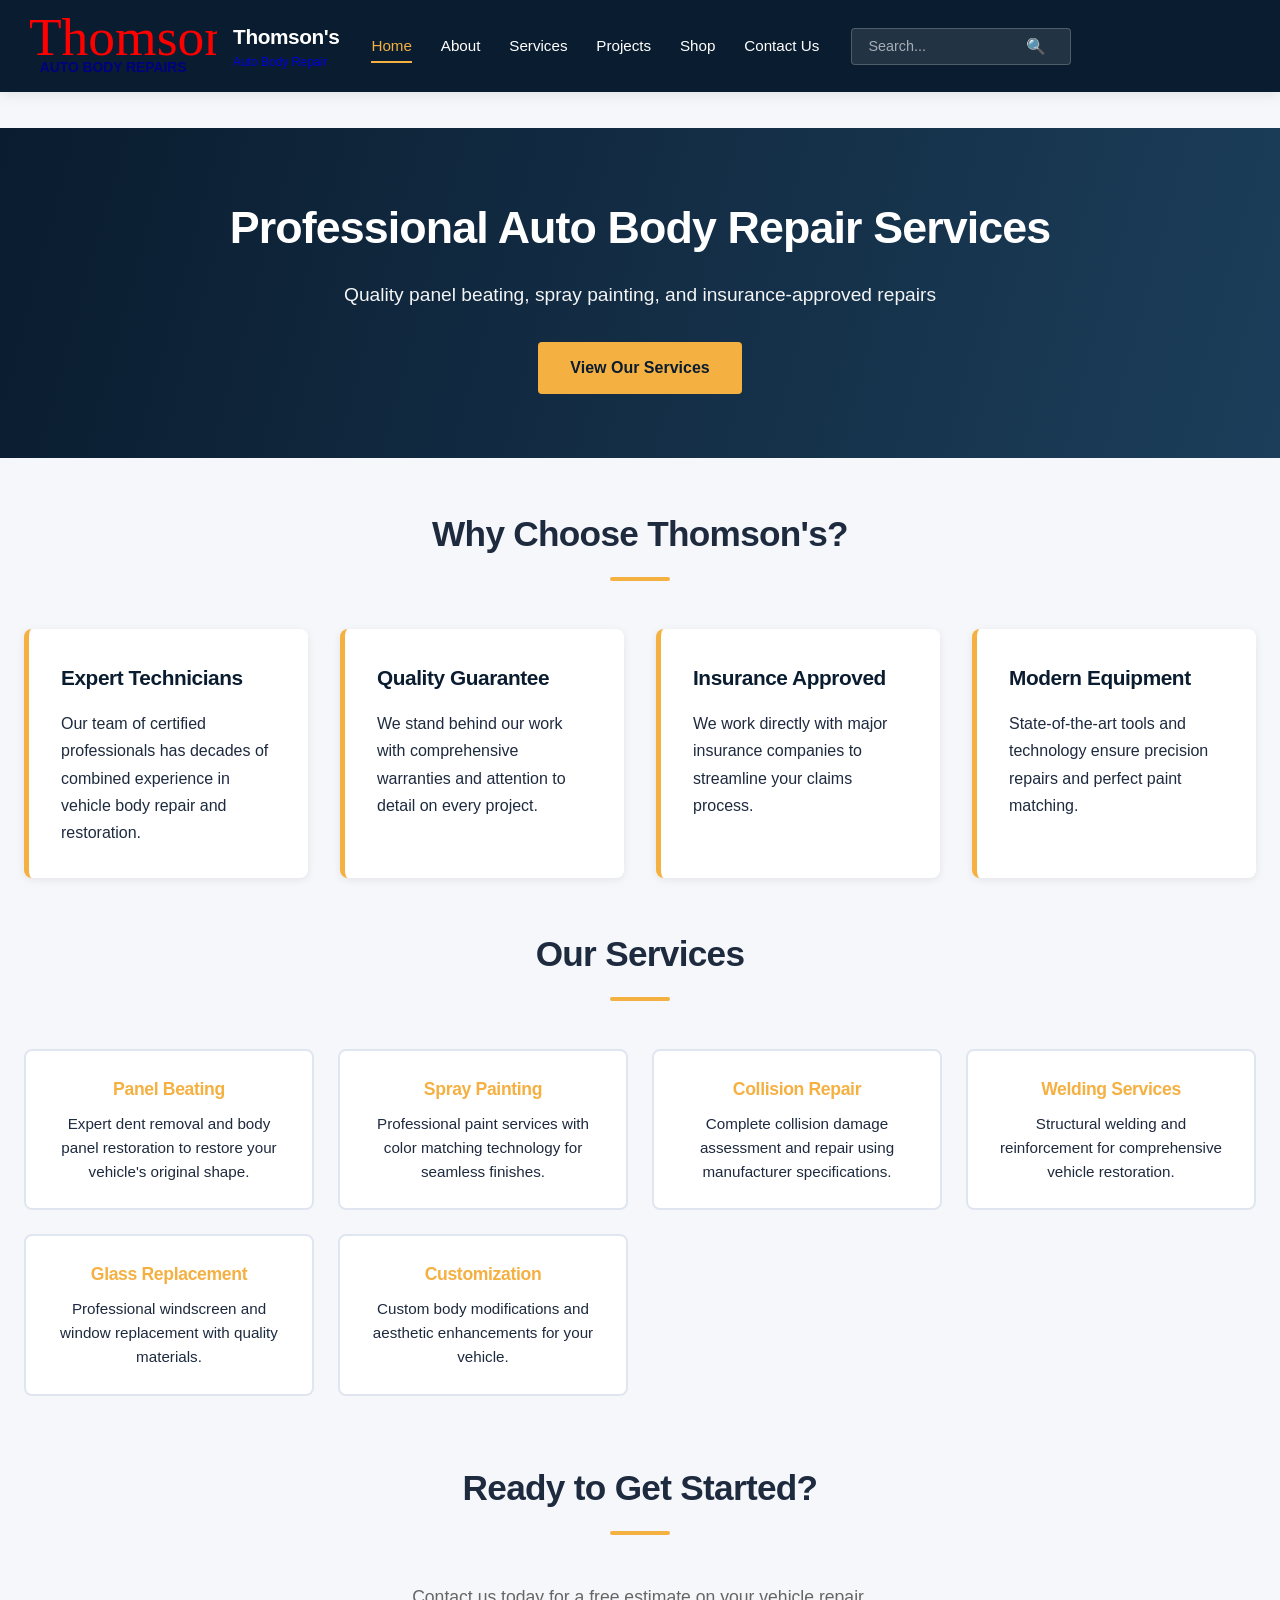
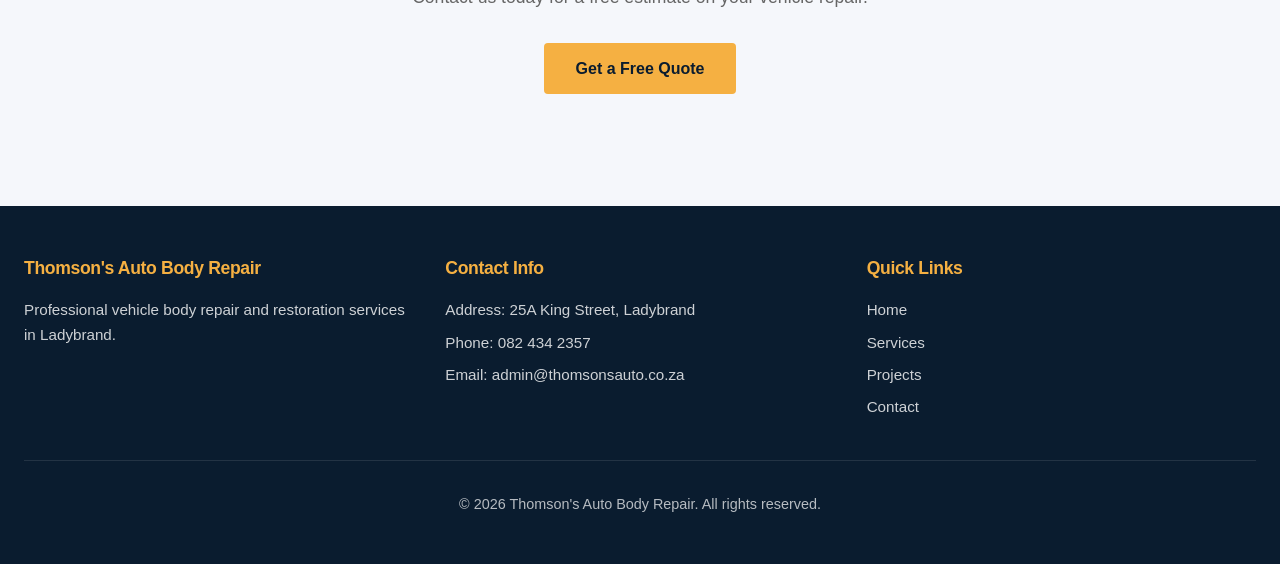
<file: index.html>
<!DOCTYPE html>
<html lang="en">
<head>
    <meta charset="UTF-8">
    <meta name="viewport" content="width=device-width, initial-scale=1.0">
    <title>Thomson's Auto Body Repair | Professional Vehicle Repairs</title>
    <link rel="stylesheet" href="style.css">
</head>
<body>
    <div id="loader"><div class="spinner"></div></div>

    <header class="site-header">
        <div class="header-inner">
            <a href="index.html" class="logo">
                <img src="assets/images/logo.svg" alt="Thomson's Auto Body Repair Logo">
                <div class="logo-text">
                    <h1>Thomson's</h1>
                    <p>Auto Body Repair</p>
                </div>
            </a>
            
            <div class="nav-wrapper">
                <ul class="nav-links">
                    <li><a href="index.html" class="active">Home</a></li>
                    <li><a href="about.html">About</a></li>
                    <li><a href="services.html">Services</a></li>
                    <li><a href="projects.html">Projects</a></li>
                    <li><a href="shop.html">Shop</a></li>
                    <li><a href="contact.html">Contact Us</a></li>
                </ul>
                
                <div class="search-bar">
                    <input type="text" placeholder="Search...">
                    <button type="button">🔍</button>
                </div>
            </div>
            
            <button class="menu-toggle">
                <span></span>
                <span></span>
                <span></span>
            </button>
        </div>
    </header>

    <main>
        <section class="hero">
            <div class="container">
                <h2>Professional Auto Body Repair Services</h2>
                <p>Quality panel beating, spray painting, and insurance-approved repairs</p>
                <a href="services.html" class="cta-button">View Our Services</a>
            </div>
        </section>

        <section class="container">
            <h2 class="section-title">Why Choose Thomson's?</h2>
            <div class="grid">
                <div class="card">
                    <h3>Expert Technicians</h3>
                    <p>Our team of certified professionals has decades of combined experience in vehicle body repair and restoration.</p>
                </div>
                <div class="card">
                    <h3>Quality Guarantee</h3>
                    <p>We stand behind our work with comprehensive warranties and attention to detail on every project.</p>
                </div>
                <div class="card">
                    <h3>Insurance Approved</h3>
                    <p>We work directly with major insurance companies to streamline your claims process.</p>
                </div>
                <div class="card">
                    <h3>Modern Equipment</h3>
                    <p>State-of-the-art tools and technology ensure precision repairs and perfect paint matching.</p>
                </div>
            </div>
        </section>

        <section class="container">
            <h2 class="section-title">Our Services</h2>
            <div class="service-grid">
                <div class="service-item">
                    <h4>Panel Beating</h4>
                    <p>Expert dent removal and body panel restoration to restore your vehicle's original shape.</p>
                </div>
                <div class="service-item">
                    <h4>Spray Painting</h4>
                    <p>Professional paint services with color matching technology for seamless finishes.</p>
                </div>
                <div class="service-item">
                    <h4>Collision Repair</h4>
                    <p>Complete collision damage assessment and repair using manufacturer specifications.</p>
                </div>
                <div class="service-item">
                    <h4>Welding Services</h4>
                    <p>Structural welding and reinforcement for comprehensive vehicle restoration.</p>
                </div>
                <div class="service-item">
                    <h4>Glass Replacement</h4>
                    <p>Professional windscreen and window replacement with quality materials.</p>
                </div>
                <div class="service-item">
                    <h4>Customization</h4>
                    <p>Custom body modifications and aesthetic enhancements for your vehicle.</p>
                </div>
            </div>
        </section>

        <section class="container" style="text-align: center; margin-top: 4rem;">
            <h2 class="section-title">Ready to Get Started?</h2>
            <p style="font-size: 1.1rem; color: #666; margin-bottom: 2rem;">Contact us today for a free estimate on your vehicle repair.</p>
            <a href="contact.html" class="cta-button">Get a Free Quote</a>
        </section>
    </main>

    <footer>
        <div class="footer-content">
            <div class="footer-grid">
                <div class="footer-section">
                    <h4>Thomson's Auto Body Repair</h4>
                    <p>Professional vehicle body repair and restoration services in Ladybrand.</p>
                </div>
                <div class="footer-section">
                    <h4>Contact Info</h4>
                    <p>Address: 25A King Street, Ladybrand</p>
                    <p>Phone: <a href="tel:0824342357">082 434 2357</a></p>
                    <p>Email: <a href="mailto:admin@thomsonsauto.co.za">admin@thomsonsauto.co.za</a></p>
                </div>
                <div class="footer-section">
                    <h4>Quick Links</h4>
                    <p><a href="index.html">Home</a></p>
                    <p><a href="services.html">Services</a></p>
                    <p><a href="projects.html">Projects</a></p>
                    <p><a href="contact.html">Contact</a></p>
                </div>
            </div>
            <div class="footer-bottom">
                <p>&copy; 2026 Thomson's Auto Body Repair. All rights reserved.</p>
            </div>
        </div>
    </footer>

    <script src="script.js"></script>
</body>
</html>
</file>
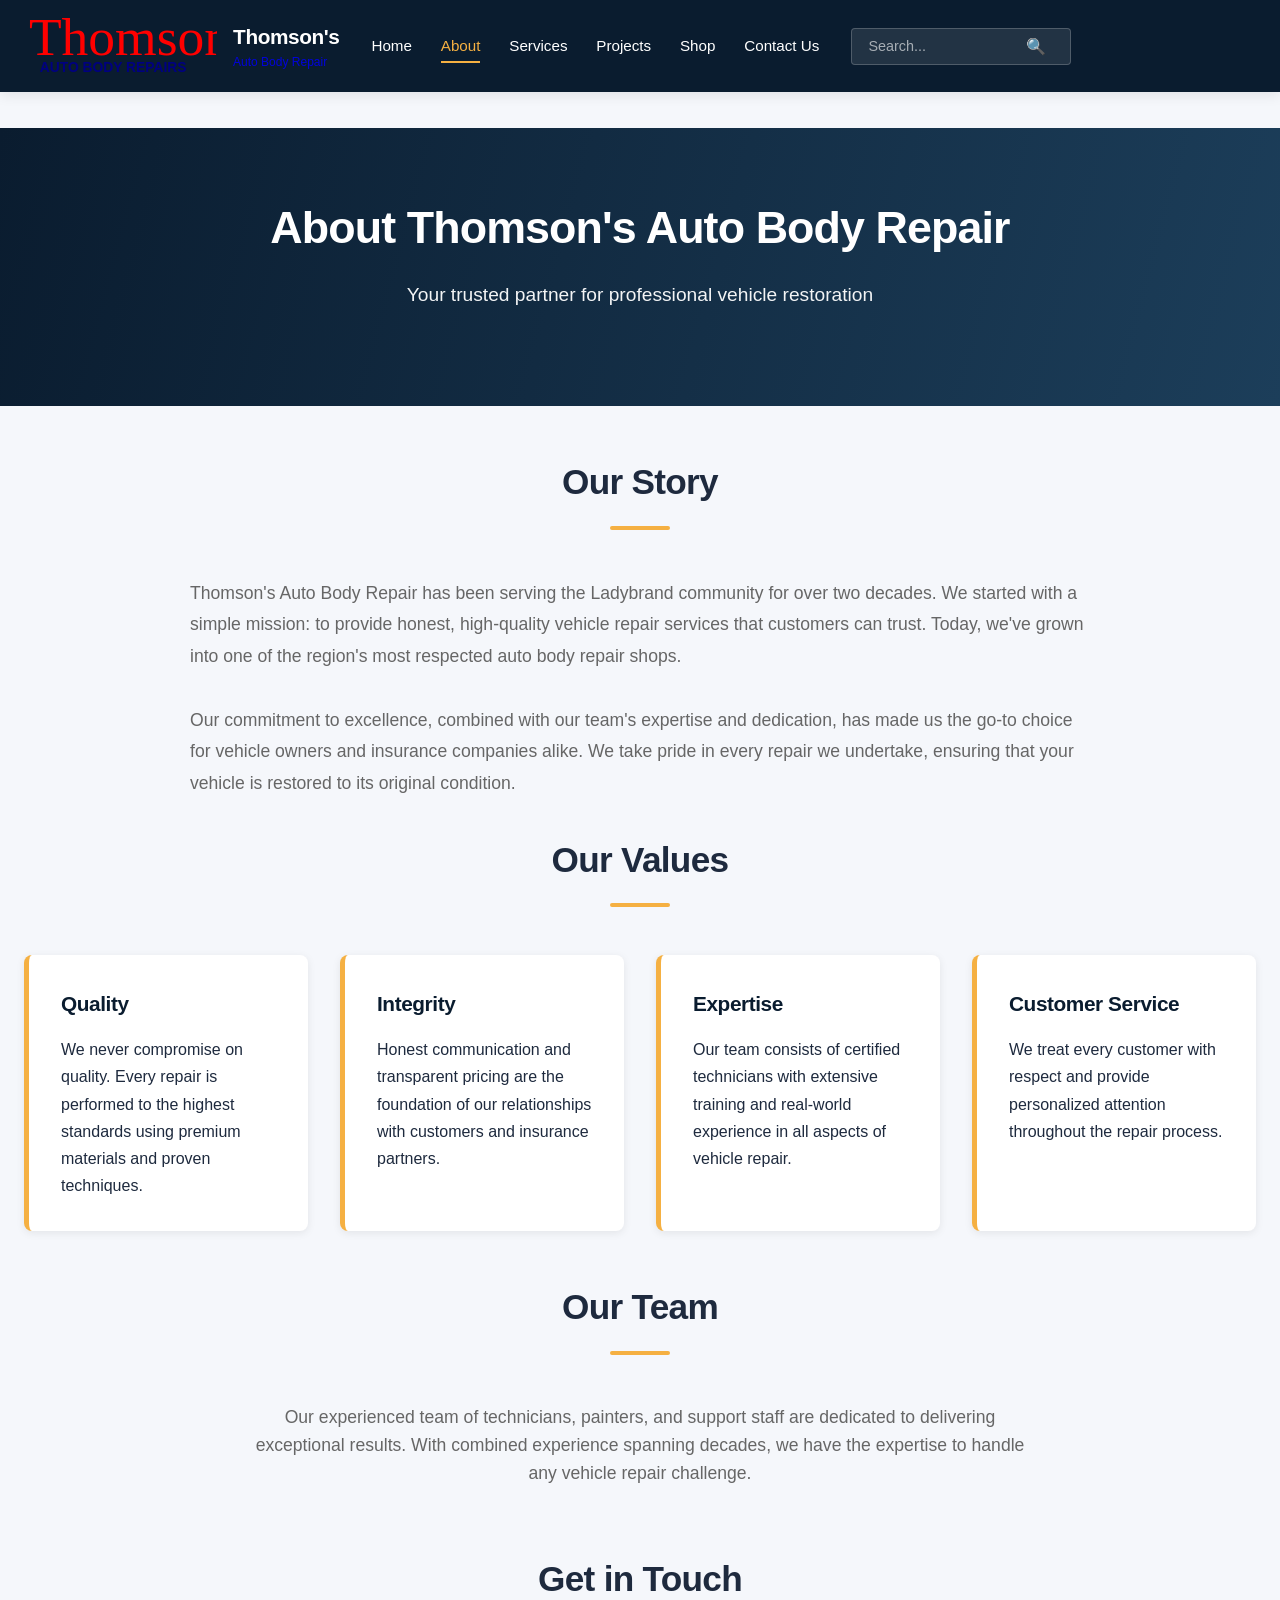
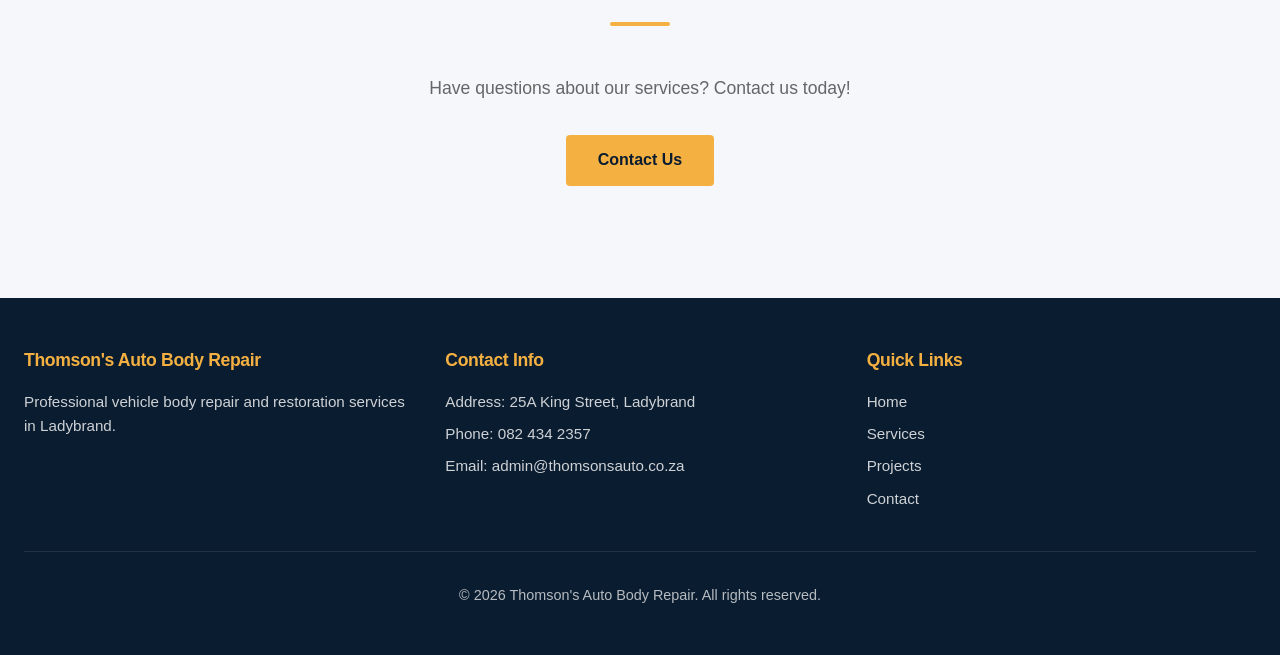
<file: about.html>
<!DOCTYPE html>
<html lang="en">
<head>
    <meta charset="UTF-8">
    <meta name="viewport" content="width=device-width, initial-scale=1.0">
    <title>About Us | Thomson's Auto Body Repair</title>
    <link rel="stylesheet" href="style.css">
</head>
<body>
    <div id="loader"><div class="spinner"></div></div>

    <header class="site-header">
        <div class="header-inner">
            <a href="index.html" class="logo">
                <img src="assets/images/logo.svg" alt="Thomson's Auto Body Repair Logo">
                <div class="logo-text">
                    <h1>Thomson's</h1>
                    <p>Auto Body Repair</p>
                </div>
            </a>
            
            <div class="nav-wrapper">
                <ul class="nav-links">
                    <li><a href="index.html">Home</a></li>
                    <li><a href="about.html" class="active">About</a></li>
                    <li><a href="services.html">Services</a></li>
                    <li><a href="projects.html">Projects</a></li>
                    <li><a href="shop.html">Shop</a></li>
                    <li><a href="contact.html">Contact Us</a></li>
                </ul>
                
                <div class="search-bar">
                    <input type="text" placeholder="Search...">
                    <button type="button">🔍</button>
                </div>
            </div>
            
            <button class="menu-toggle">
                <span></span>
                <span></span>
                <span></span>
            </button>
        </div>
    </header>

    <main>
        <section class="hero">
            <div class="container">
                <h2>About Thomson's Auto Body Repair</h2>
                <p>Your trusted partner for professional vehicle restoration</p>
            </div>
        </section>

        <section class="container">
            <h2 class="section-title">Our Story</h2>
            <div style="max-width: 900px; margin: 0 auto;">
                <p style="font-size: 1.1rem; color: #666; line-height: 1.8; margin-bottom: 2rem;">
                    Thomson's Auto Body Repair has been serving the Ladybrand community for over two decades. We started with a simple mission: to provide honest, high-quality vehicle repair services that customers can trust. Today, we've grown into one of the region's most respected auto body repair shops.
                </p>
                <p style="font-size: 1.1rem; color: #666; line-height: 1.8; margin-bottom: 2rem;">
                    Our commitment to excellence, combined with our team's expertise and dedication, has made us the go-to choice for vehicle owners and insurance companies alike. We take pride in every repair we undertake, ensuring that your vehicle is restored to its original condition.
                </p>
            </div>
        </section>

        <section class="container">
            <h2 class="section-title">Our Values</h2>
            <div class="grid">
                <div class="card">
                    <h3>Quality</h3>
                    <p>We never compromise on quality. Every repair is performed to the highest standards using premium materials and proven techniques.</p>
                </div>
                <div class="card">
                    <h3>Integrity</h3>
                    <p>Honest communication and transparent pricing are the foundation of our relationships with customers and insurance partners.</p>
                </div>
                <div class="card">
                    <h3>Expertise</h3>
                    <p>Our team consists of certified technicians with extensive training and real-world experience in all aspects of vehicle repair.</p>
                </div>
                <div class="card">
                    <h3>Customer Service</h3>
                    <p>We treat every customer with respect and provide personalized attention throughout the repair process.</p>
                </div>
            </div>
        </section>

        <section class="container">
            <h2 class="section-title">Our Team</h2>
            <p style="text-align: center; max-width: 800px; margin: 0 auto 2rem; font-size: 1.1rem; color: #666;">
                Our experienced team of technicians, painters, and support staff are dedicated to delivering exceptional results. With combined experience spanning decades, we have the expertise to handle any vehicle repair challenge.
            </p>
        </section>

        <section class="container" style="text-align: center; margin-top: 4rem;">
            <h2 class="section-title">Get in Touch</h2>
            <p style="font-size: 1.1rem; color: #666; margin-bottom: 2rem;">Have questions about our services? Contact us today!</p>
            <a href="contact.html" class="cta-button">Contact Us</a>
        </section>
    </main>

    <footer>
        <div class="footer-content">
            <div class="footer-grid">
                <div class="footer-section">
                    <h4>Thomson's Auto Body Repair</h4>
                    <p>Professional vehicle body repair and restoration services in Ladybrand.</p>
                </div>
                <div class="footer-section">
                    <h4>Contact Info</h4>
                    <p>Address: 25A King Street, Ladybrand</p>
                    <p>Phone: <a href="tel:0824342357">082 434 2357</a></p>
                    <p>Email: <a href="mailto:admin@thomsonsauto.co.za">admin@thomsonsauto.co.za</a></p>
                </div>
                <div class="footer-section">
                    <h4>Quick Links</h4>
                    <p><a href="index.html">Home</a></p>
                    <p><a href="services.html">Services</a></p>
                    <p><a href="projects.html">Projects</a></p>
                    <p><a href="contact.html">Contact</a></p>
                </div>
            </div>
            <div class="footer-bottom">
                <p>&copy; 2026 Thomson's Auto Body Repair. All rights reserved.</p>
            </div>
        </div>
    </footer>

    <script src="script.js"></script>
</body>
</html>
</file>
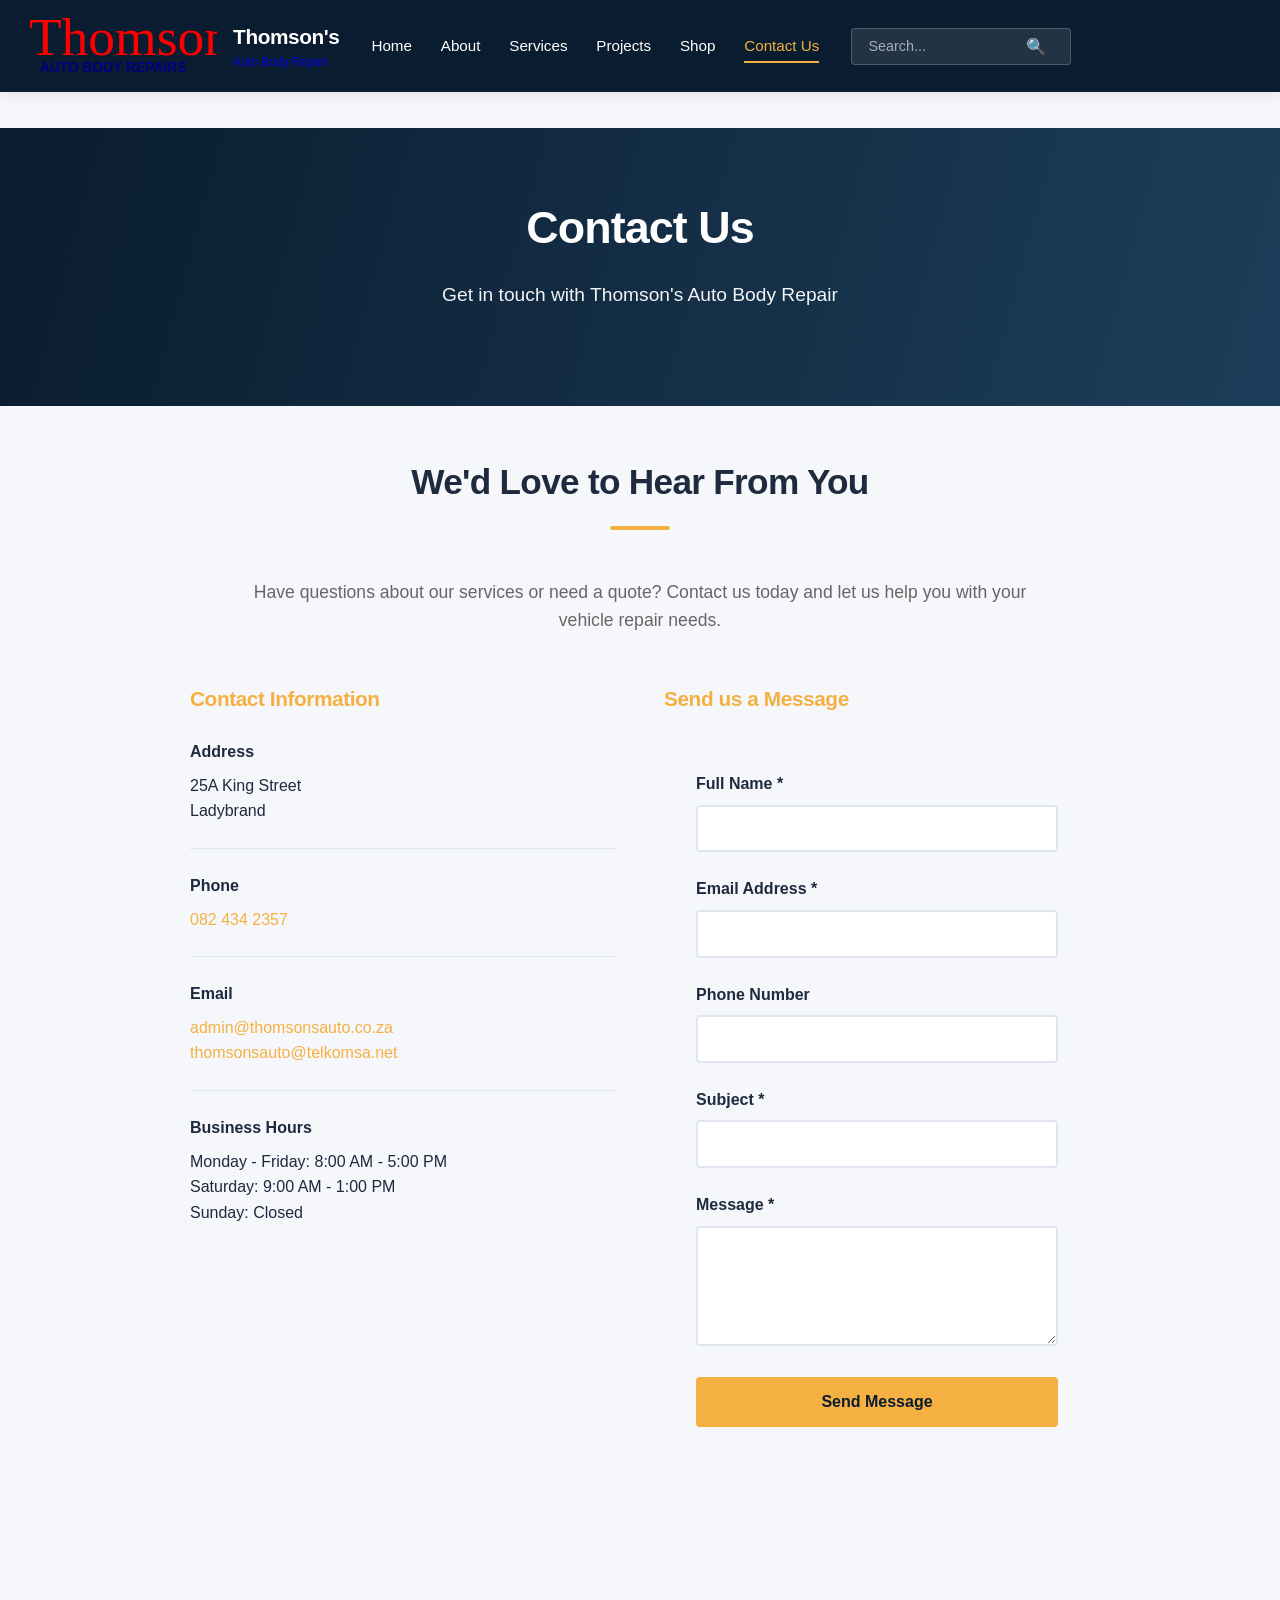
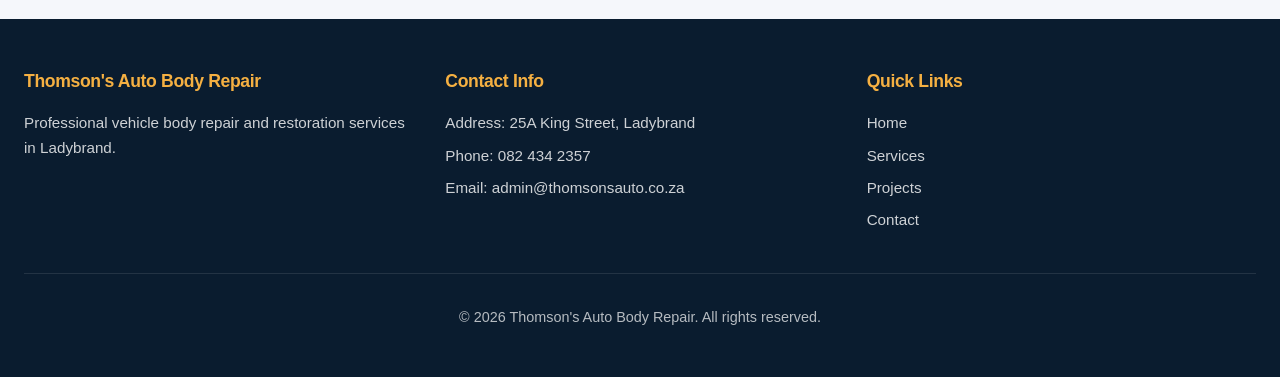
<file: contact.html>
<!DOCTYPE html>
<html lang="en">
<head>
    <meta charset="UTF-8">
    <meta name="viewport" content="width=device-width, initial-scale=1.0">
    <title>Contact Us | Thomson's Auto Body Repair</title>
    <link rel="stylesheet" href="style.css">
    <style>
        .contact-container {
            max-width: 900px;
            margin: 0 auto;
        }

        .contact-grid {
            display: grid;
            grid-template-columns: 1fr 1fr;
            gap: 3rem;
            margin-bottom: 3rem;
        }

        .contact-info-section h3 {
            color: #f5b042;
            margin-bottom: 1.5rem;
            font-size: 1.3rem;
        }

        .contact-item {
            margin-bottom: 1.5rem;
            padding-bottom: 1.5rem;
            border-bottom: 1px solid #e0e6f0;
        }

        .contact-item:last-child {
            border-bottom: none;
        }

        .contact-item strong {
            color: #1e2a3e;
            display: block;
            margin-bottom: 0.5rem;
        }

        .contact-item a {
            color: #f5b042;
            text-decoration: none;
            transition: color 0.3s ease;
        }

        .contact-item a:hover {
            color: #0a1c2f;
            text-decoration: underline;
        }

        .contact-form {
            background: #f5f7fb;
            padding: 2rem;
            border-radius: 8px;
        }

        .form-group {
            margin-bottom: 1.5rem;
        }

        .form-group label {
            display: block;
            margin-bottom: 0.5rem;
            color: #1e2a3e;
            font-weight: 600;
        }

        .form-group input,
        .form-group textarea {
            width: 100%;
            padding: 0.8rem;
            border: 2px solid #e0e6f0;
            border-radius: 4px;
            font-family: inherit;
            font-size: 1rem;
            transition: border-color 0.3s ease;
        }

        .form-group input:focus,
        .form-group textarea:focus {
            outline: none;
            border-color: #f5b042;
        }

        .form-group textarea {
            resize: vertical;
            min-height: 120px;
        }

        .form-submit {
            width: 100%;
            background: #f5b042;
            color: #0a1c2f;
            padding: 1rem;
            border: none;
            border-radius: 4px;
            font-weight: 600;
            font-size: 1rem;
            cursor: pointer;
            transition: all 0.3s ease;
        }

        .form-submit:hover {
            background: #f0a835;
            transform: translateY(-2px);
            box-shadow: 0 5px 15px rgba(245, 176, 66, 0.3);
        }

        @media (max-width: 768px) {
            .contact-grid {
                grid-template-columns: 1fr;
                gap: 2rem;
            }
        }
    </style>
</head>
<body>
    <div id="loader"><div class="spinner"></div></div>

    <header class="site-header">
        <div class="header-inner">
            <a href="index.html" class="logo">
                <img src="assets/images/logo.svg" alt="Thomson's Auto Body Repair Logo">
                <div class="logo-text">
                    <h1>Thomson's</h1>
                    <p>Auto Body Repair</p>
                </div>
            </a>
            
            <div class="nav-wrapper">
                <ul class="nav-links">
                    <li><a href="index.html">Home</a></li>
                    <li><a href="about.html">About</a></li>
                    <li><a href="services.html">Services</a></li>
                    <li><a href="projects.html">Projects</a></li>
                    <li><a href="shop.html">Shop</a></li>
                    <li><a href="contact.html" class="active">Contact Us</a></li>
                </ul>
                
                <div class="search-bar">
                    <input type="text" placeholder="Search...">
                    <button type="button">🔍</button>
                </div>
            </div>
            
            <button class="menu-toggle">
                <span></span>
                <span></span>
                <span></span>
            </button>
        </div>
    </header>

    <main>
        <section class="hero">
            <div class="container">
                <h2>Contact Us</h2>
                <p>Get in touch with Thomson's Auto Body Repair</p>
            </div>
        </section>

        <section class="container">
            <h2 class="section-title">We'd Love to Hear From You</h2>
            <p style="text-align: center; max-width: 800px; margin: 0 auto 3rem; font-size: 1.1rem; color: #666;">
                Have questions about our services or need a quote? Contact us today and let us help you with your vehicle repair needs.
            </p>

            <div class="contact-container">
                <div class="contact-grid">
                    <div class="contact-info-section">
                        <h3>Contact Information</h3>
                        
                        <div class="contact-item">
                            <strong>Address</strong>
                            <p>25A King Street<br>Ladybrand</p>
                        </div>

                        <div class="contact-item">
                            <strong>Phone</strong>
                            <a href="tel:0824342357">082 434 2357</a>
                        </div>

                        <div class="contact-item">
                            <strong>Email</strong>
                            <a href="mailto:admin@thomsonsauto.co.za">admin@thomsonsauto.co.za</a><br>
                            <a href="mailto:thomsonsauto@telkomsa.net">thomsonsauto@telkomsa.net</a>
                        </div>

                        <div class="contact-item">
                            <strong>Business Hours</strong>
                            <p>Monday - Friday: 8:00 AM - 5:00 PM<br>
                            Saturday: 9:00 AM - 1:00 PM<br>
                            Sunday: Closed</p>
                        </div>
                    </div>

                    <div>
                        <h3 style="color: #f5b042; margin-bottom: 1.5rem; font-size: 1.3rem;">Send us a Message</h3>
                        <form class="contact-form" onsubmit="handleSubmit(event)">
                            <div class="form-group">
                                <label for="name">Full Name *</label>
                                <input type="text" id="name" name="name" required>
                            </div>

                            <div class="form-group">
                                <label for="email">Email Address *</label>
                                <input type="email" id="email" name="email" required>
                            </div>

                            <div class="form-group">
                                <label for="phone">Phone Number</label>
                                <input type="tel" id="phone" name="phone">
                            </div>

                            <div class="form-group">
                                <label for="subject">Subject *</label>
                                <input type="text" id="subject" name="subject" required>
                            </div>

                            <div class="form-group">
                                <label for="message">Message *</label>
                                <textarea id="message" name="message" required></textarea>
                            </div>

                            <button type="submit" class="form-submit">Send Message</button>
                        </form>
                    </div>
                </div>
            </div>
        </section>
    </main>

    <footer>
        <div class="footer-content">
            <div class="footer-grid">
                <div class="footer-section">
                    <h4>Thomson's Auto Body Repair</h4>
                    <p>Professional vehicle body repair and restoration services in Ladybrand.</p>
                </div>
                <div class="footer-section">
                    <h4>Contact Info</h4>
                    <p>Address: 25A King Street, Ladybrand</p>
                    <p>Phone: <a href="tel:0824342357">082 434 2357</a></p>
                    <p>Email: <a href="mailto:admin@thomsonsauto.co.za">admin@thomsonsauto.co.za</a></p>
                </div>
                <div class="footer-section">
                    <h4>Quick Links</h4>
                    <p><a href="index.html">Home</a></p>
                    <p><a href="services.html">Services</a></p>
                    <p><a href="projects.html">Projects</a></p>
                    <p><a href="contact.html">Contact</a></p>
                </div>
            </div>
            <div class="footer-bottom">
                <p>&copy; 2026 Thomson's Auto Body Repair. All rights reserved.</p>
            </div>
        </div>
    </footer>

    <script src="script.js"></script>
    <script>
        function handleSubmit(event) {
            event.preventDefault();
            
            // Get form data
            const name = document.getElementById('name').value;
            const email = document.getElementById('email').value;
            const phone = document.getElementById('phone').value;
            const subject = document.getElementById('subject').value;
            const message = document.getElementById('message').value;
            
            // Create mailto link
            const mailtoLink = `mailto:admin@thomsonsauto.co.za?subject=${encodeURIComponent(subject)}&body=${encodeURIComponent(`Name: ${name}\nEmail: ${email}\nPhone: ${phone}\n\nMessage:\n${message}`)}`;
            
            // Open default email client
            window.location.href = mailtoLink;
            
            // Reset form
            event.target.reset();
        }
    </script>
</body>
</html>
</file>
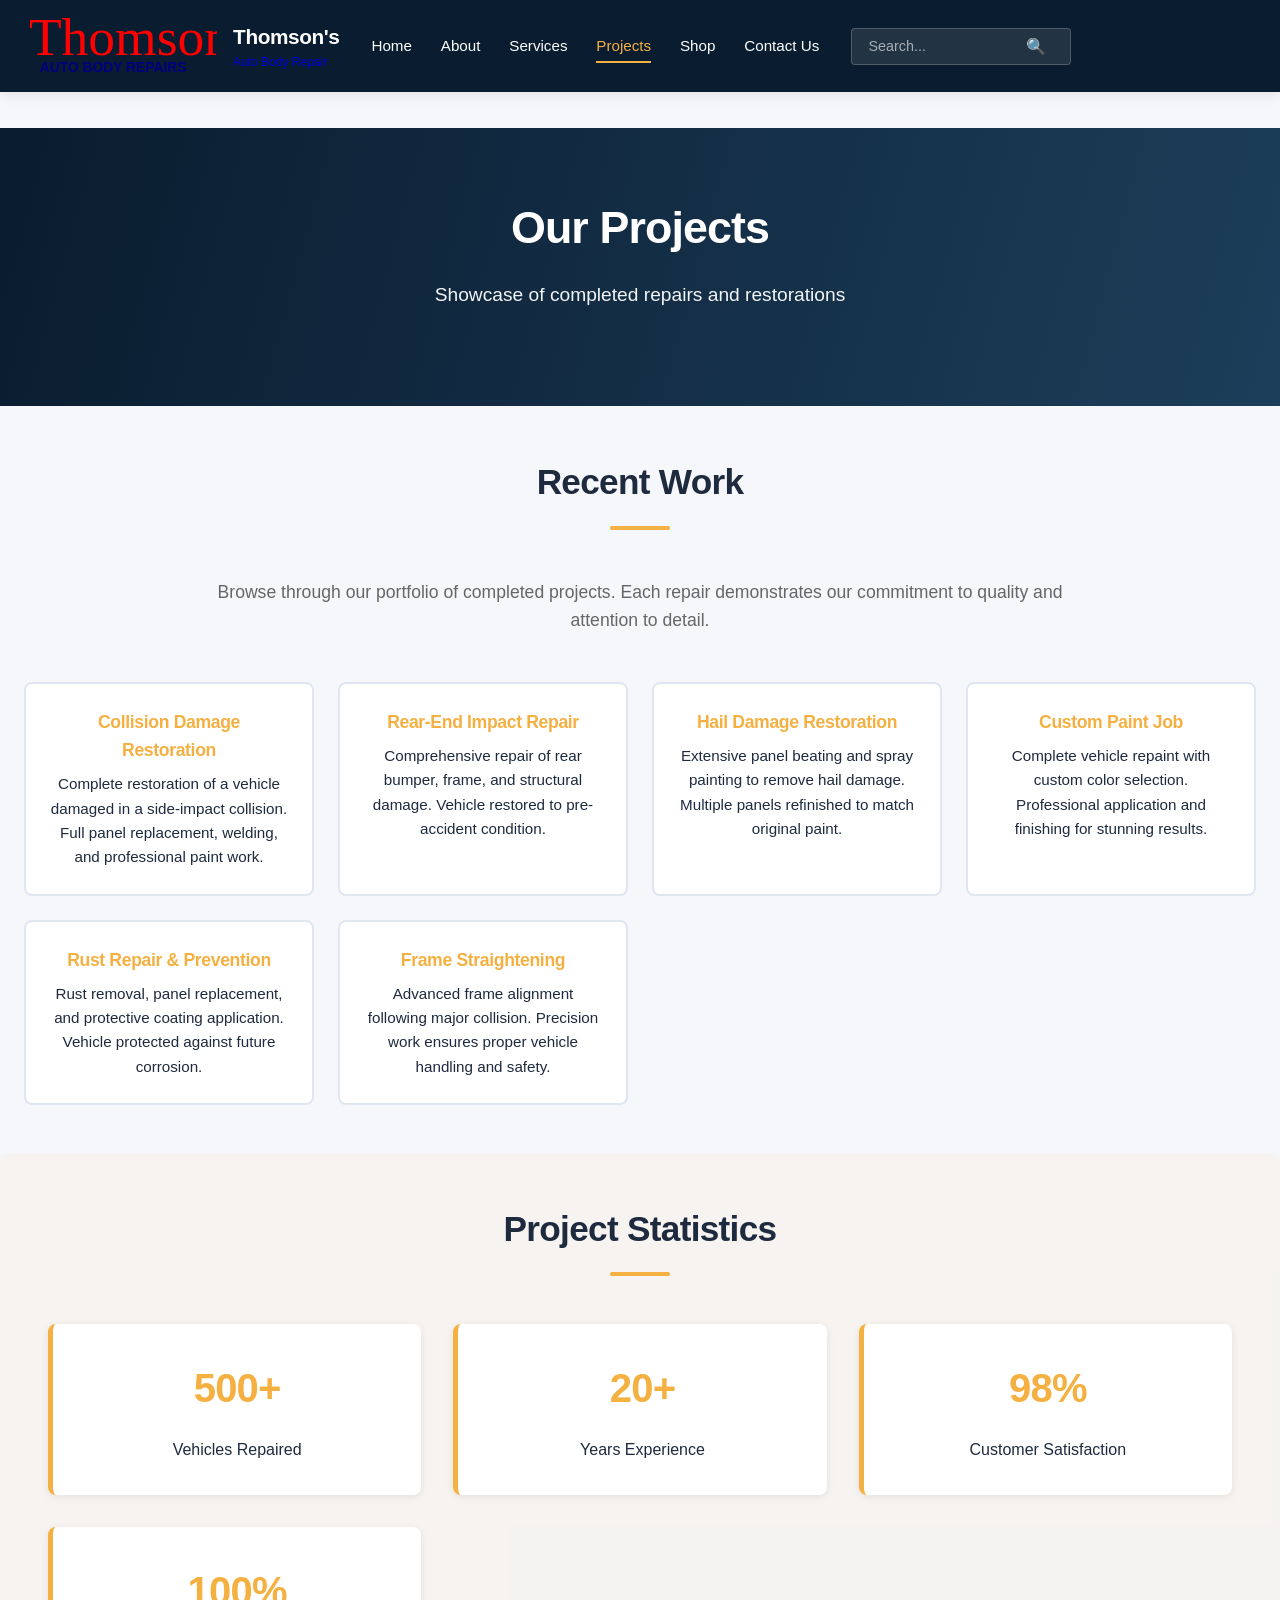
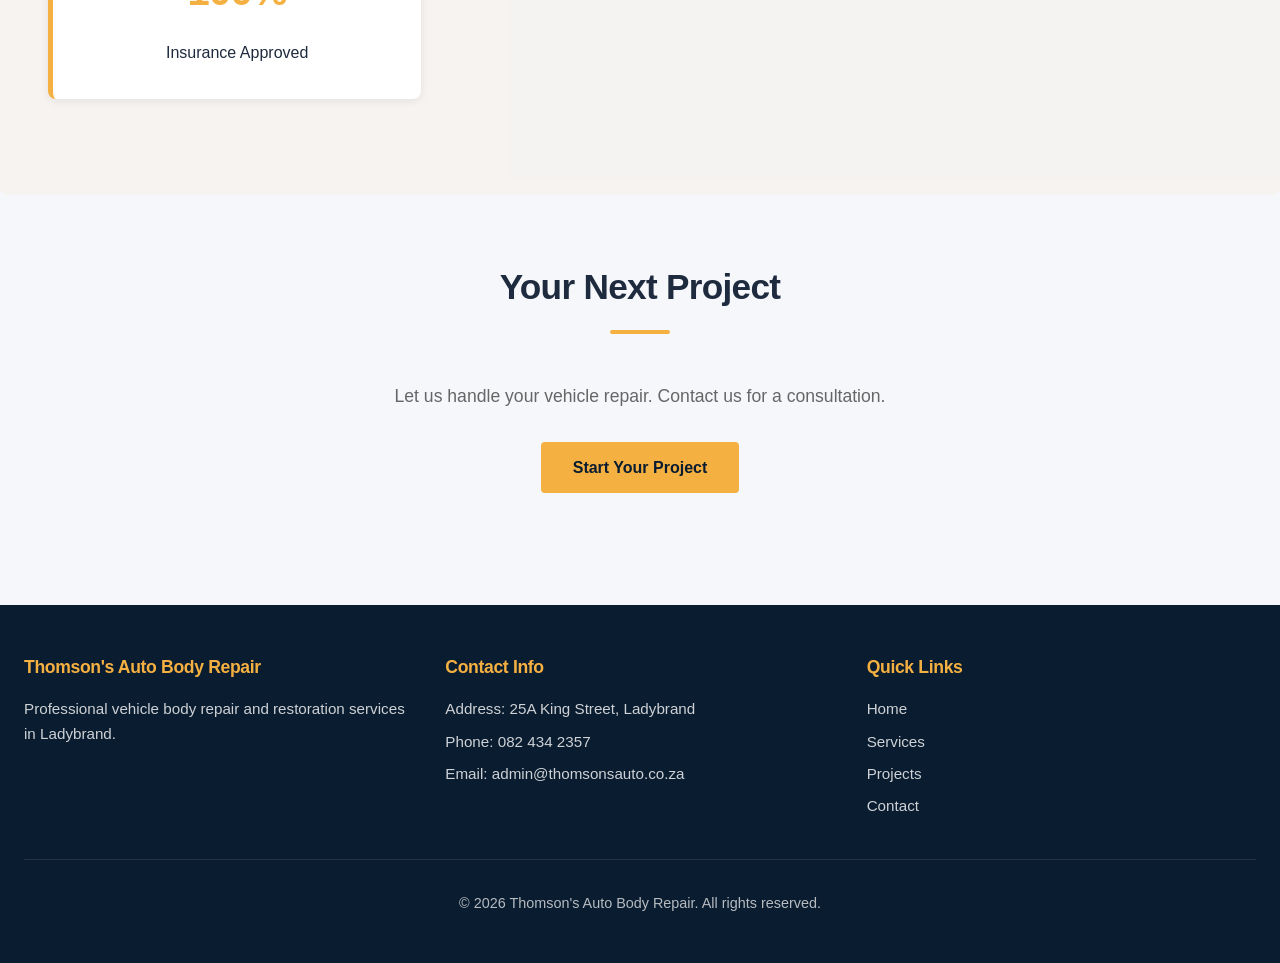
<file: projects.html>
<!DOCTYPE html>
<html lang="en">
<head>
    <meta charset="UTF-8">
    <meta name="viewport" content="width=device-width, initial-scale=1.0">
    <title>Projects | Thomson's Auto Body Repair</title>
    <link rel="stylesheet" href="style.css">
</head>
<body>
    <div id="loader"><div class="spinner"></div></div>

    <header class="site-header">
        <div class="header-inner">
            <a href="index.html" class="logo">
                <img src="assets/images/logo.svg" alt="Thomson's Auto Body Repair Logo">
                <div class="logo-text">
                    <h1>Thomson's</h1>
                    <p>Auto Body Repair</p>
                </div>
            </a>
            
            <div class="nav-wrapper">
                <ul class="nav-links">
                    <li><a href="index.html">Home</a></li>
                    <li><a href="about.html">About</a></li>
                    <li><a href="services.html">Services</a></li>
                    <li><a href="projects.html" class="active">Projects</a></li>
                    <li><a href="shop.html">Shop</a></li>
                    <li><a href="contact.html">Contact Us</a></li>
                </ul>
                
                <div class="search-bar">
                    <input type="text" placeholder="Search...">
                    <button type="button">🔍</button>
                </div>
            </div>
            
            <button class="menu-toggle">
                <span></span>
                <span></span>
                <span></span>
            </button>
        </div>
    </header>

    <main>
        <section class="hero">
            <div class="container">
                <h2>Our Projects</h2>
                <p>Showcase of completed repairs and restorations</p>
            </div>
        </section>

        <section class="container">
            <h2 class="section-title">Recent Work</h2>
            <p style="text-align: center; max-width: 900px; margin: 0 auto 3rem; font-size: 1.1rem; color: #666;">
                Browse through our portfolio of completed projects. Each repair demonstrates our commitment to quality and attention to detail.
            </p>

            <div class="service-grid">
                <div class="service-item">
                    <h4>Collision Damage Restoration</h4>
                    <p>Complete restoration of a vehicle damaged in a side-impact collision. Full panel replacement, welding, and professional paint work.</p>
                </div>
                <div class="service-item">
                    <h4>Rear-End Impact Repair</h4>
                    <p>Comprehensive repair of rear bumper, frame, and structural damage. Vehicle restored to pre-accident condition.</p>
                </div>
                <div class="service-item">
                    <h4>Hail Damage Restoration</h4>
                    <p>Extensive panel beating and spray painting to remove hail damage. Multiple panels refinished to match original paint.</p>
                </div>
                <div class="service-item">
                    <h4>Custom Paint Job</h4>
                    <p>Complete vehicle repaint with custom color selection. Professional application and finishing for stunning results.</p>
                </div>
                <div class="service-item">
                    <h4>Rust Repair & Prevention</h4>
                    <p>Rust removal, panel replacement, and protective coating application. Vehicle protected against future corrosion.</p>
                </div>
                <div class="service-item">
                    <h4>Frame Straightening</h4>
                    <p>Advanced frame alignment following major collision. Precision work ensures proper vehicle handling and safety.</p>
                </div>
            </div>
        </section>

        <section class="container" style="background: rgba(245, 176, 66, 0.05); padding: 3rem; border-radius: 8px; margin-top: 3rem;">
            <h2 class="section-title">Project Statistics</h2>
            <div class="grid">
                <div class="card" style="text-align: center;">
                    <h3 style="font-size: 2.5rem; color: #f5b042;">500+</h3>
                    <p>Vehicles Repaired</p>
                </div>
                <div class="card" style="text-align: center;">
                    <h3 style="font-size: 2.5rem; color: #f5b042;">20+</h3>
                    <p>Years Experience</p>
                </div>
                <div class="card" style="text-align: center;">
                    <h3 style="font-size: 2.5rem; color: #f5b042;">98%</h3>
                    <p>Customer Satisfaction</p>
                </div>
                <div class="card" style="text-align: center;">
                    <h3 style="font-size: 2.5rem; color: #f5b042;">100%</h3>
                    <p>Insurance Approved</p>
                </div>
            </div>
        </section>

        <section class="container" style="text-align: center; margin-top: 4rem;">
            <h2 class="section-title">Your Next Project</h2>
            <p style="font-size: 1.1rem; color: #666; margin-bottom: 2rem;">Let us handle your vehicle repair. Contact us for a consultation.</p>
            <a href="contact.html" class="cta-button">Start Your Project</a>
        </section>
    </main>

    <footer>
        <div class="footer-content">
            <div class="footer-grid">
                <div class="footer-section">
                    <h4>Thomson's Auto Body Repair</h4>
                    <p>Professional vehicle body repair and restoration services in Ladybrand.</p>
                </div>
                <div class="footer-section">
                    <h4>Contact Info</h4>
                    <p>Address: 25A King Street, Ladybrand</p>
                    <p>Phone: <a href="tel:0824342357">082 434 2357</a></p>
                    <p>Email: <a href="mailto:admin@thomsonsauto.co.za">admin@thomsonsauto.co.za</a></p>
                </div>
                <div class="footer-section">
                    <h4>Quick Links</h4>
                    <p><a href="index.html">Home</a></p>
                    <p><a href="services.html">Services</a></p>
                    <p><a href="projects.html">Projects</a></p>
                    <p><a href="contact.html">Contact</a></p>
                </div>
            </div>
            <div class="footer-bottom">
                <p>&copy; 2026 Thomson's Auto Body Repair. All rights reserved.</p>
            </div>
        </div>
    </footer>

    <script src="script.js"></script>
</body>
</html>
</file>
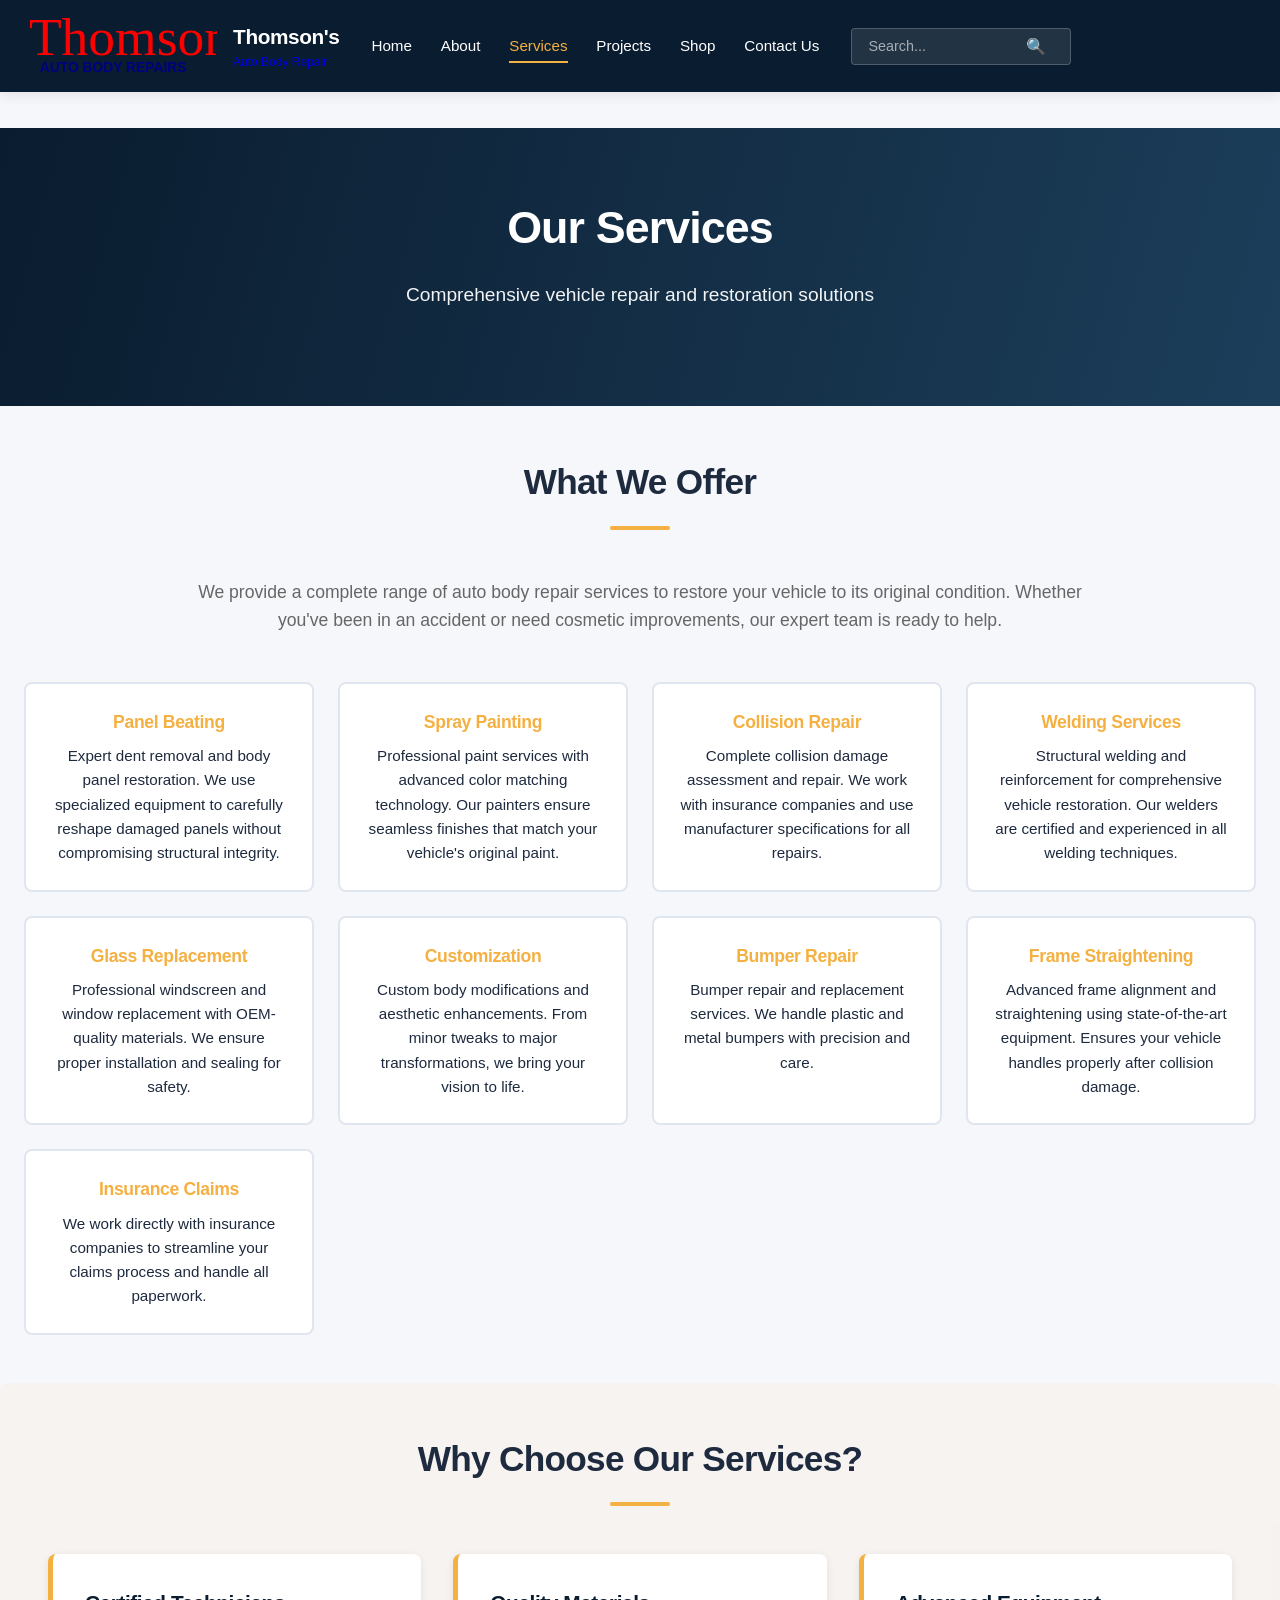
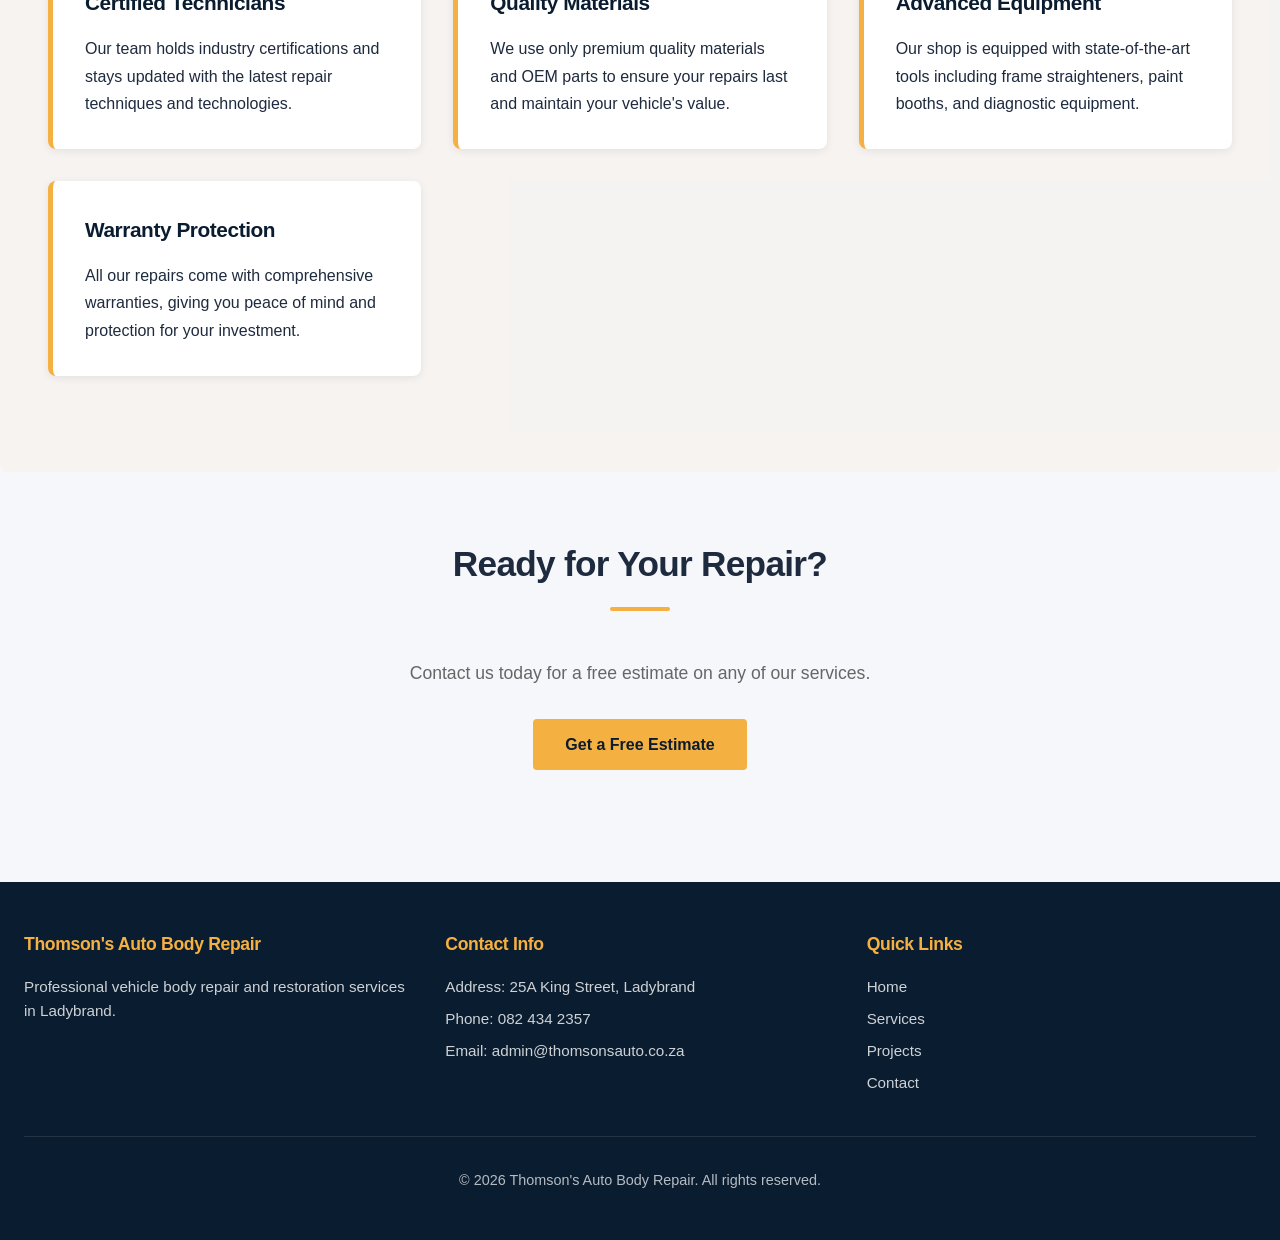
<file: services.html>
<!DOCTYPE html>
<html lang="en">
<head>
    <meta charset="UTF-8">
    <meta name="viewport" content="width=device-width, initial-scale=1.0">
    <title>Services | Thomson's Auto Body Repair</title>
    <link rel="stylesheet" href="style.css">
</head>
<body>
    <div id="loader"><div class="spinner"></div></div>

    <header class="site-header">
        <div class="header-inner">
            <a href="index.html" class="logo">
                <img src="assets/images/logo.svg" alt="Thomson's Auto Body Repair Logo">
                <div class="logo-text">
                    <h1>Thomson's</h1>
                    <p>Auto Body Repair</p>
                </div>
            </a>
            
            <div class="nav-wrapper">
                <ul class="nav-links">
                    <li><a href="index.html">Home</a></li>
                    <li><a href="about.html">About</a></li>
                    <li><a href="services.html" class="active">Services</a></li>
                    <li><a href="projects.html">Projects</a></li>
                    <li><a href="shop.html">Shop</a></li>
                    <li><a href="contact.html">Contact Us</a></li>
                </ul>
                
                <div class="search-bar">
                    <input type="text" placeholder="Search...">
                    <button type="button">🔍</button>
                </div>
            </div>
            
            <button class="menu-toggle">
                <span></span>
                <span></span>
                <span></span>
            </button>
        </div>
    </header>

    <main>
        <section class="hero">
            <div class="container">
                <h2>Our Services</h2>
                <p>Comprehensive vehicle repair and restoration solutions</p>
            </div>
        </section>

        <section class="container">
            <h2 class="section-title">What We Offer</h2>
            <p style="text-align: center; max-width: 900px; margin: 0 auto 3rem; font-size: 1.1rem; color: #666;">
                We provide a complete range of auto body repair services to restore your vehicle to its original condition. Whether you've been in an accident or need cosmetic improvements, our expert team is ready to help.
            </p>

            <div class="service-grid">
                <div class="service-item">
                    <h4>Panel Beating</h4>
                    <p>Expert dent removal and body panel restoration. We use specialized equipment to carefully reshape damaged panels without compromising structural integrity.</p>
                </div>
                <div class="service-item">
                    <h4>Spray Painting</h4>
                    <p>Professional paint services with advanced color matching technology. Our painters ensure seamless finishes that match your vehicle's original paint.</p>
                </div>
                <div class="service-item">
                    <h4>Collision Repair</h4>
                    <p>Complete collision damage assessment and repair. We work with insurance companies and use manufacturer specifications for all repairs.</p>
                </div>
                <div class="service-item">
                    <h4>Welding Services</h4>
                    <p>Structural welding and reinforcement for comprehensive vehicle restoration. Our welders are certified and experienced in all welding techniques.</p>
                </div>
                <div class="service-item">
                    <h4>Glass Replacement</h4>
                    <p>Professional windscreen and window replacement with OEM-quality materials. We ensure proper installation and sealing for safety.</p>
                </div>
                <div class="service-item">
                    <h4>Customization</h4>
                    <p>Custom body modifications and aesthetic enhancements. From minor tweaks to major transformations, we bring your vision to life.</p>
                </div>
                <div class="service-item">
                    <h4>Bumper Repair</h4>
                    <p>Bumper repair and replacement services. We handle plastic and metal bumpers with precision and care.</p>
                </div>
                <div class="service-item">
                    <h4>Frame Straightening</h4>
                    <p>Advanced frame alignment and straightening using state-of-the-art equipment. Ensures your vehicle handles properly after collision damage.</p>
                </div>
                <div class="service-item">
                    <h4>Insurance Claims</h4>
                    <p>We work directly with insurance companies to streamline your claims process and handle all paperwork.</p>
                </div>
            </div>
        </section>

        <section class="container" style="background: rgba(245, 176, 66, 0.05); padding: 3rem; border-radius: 8px; margin-top: 3rem;">
            <h2 class="section-title">Why Choose Our Services?</h2>
            <div class="grid">
                <div class="card">
                    <h3>Certified Technicians</h3>
                    <p>Our team holds industry certifications and stays updated with the latest repair techniques and technologies.</p>
                </div>
                <div class="card">
                    <h3>Quality Materials</h3>
                    <p>We use only premium quality materials and OEM parts to ensure your repairs last and maintain your vehicle's value.</p>
                </div>
                <div class="card">
                    <h3>Advanced Equipment</h3>
                    <p>Our shop is equipped with state-of-the-art tools including frame straighteners, paint booths, and diagnostic equipment.</p>
                </div>
                <div class="card">
                    <h3>Warranty Protection</h3>
                    <p>All our repairs come with comprehensive warranties, giving you peace of mind and protection for your investment.</p>
                </div>
            </div>
        </section>

        <section class="container" style="text-align: center; margin-top: 4rem;">
            <h2 class="section-title">Ready for Your Repair?</h2>
            <p style="font-size: 1.1rem; color: #666; margin-bottom: 2rem;">Contact us today for a free estimate on any of our services.</p>
            <a href="contact.html" class="cta-button">Get a Free Estimate</a>
        </section>
    </main>

    <footer>
        <div class="footer-content">
            <div class="footer-grid">
                <div class="footer-section">
                    <h4>Thomson's Auto Body Repair</h4>
                    <p>Professional vehicle body repair and restoration services in Ladybrand.</p>
                </div>
                <div class="footer-section">
                    <h4>Contact Info</h4>
                    <p>Address: 25A King Street, Ladybrand</p>
                    <p>Phone: <a href="tel:0824342357">082 434 2357</a></p>
                    <p>Email: <a href="mailto:admin@thomsonsauto.co.za">admin@thomsonsauto.co.za</a></p>
                </div>
                <div class="footer-section">
                    <h4>Quick Links</h4>
                    <p><a href="index.html">Home</a></p>
                    <p><a href="services.html">Services</a></p>
                    <p><a href="projects.html">Projects</a></p>
                    <p><a href="contact.html">Contact</a></p>
                </div>
            </div>
            <div class="footer-bottom">
                <p>&copy; 2026 Thomson's Auto Body Repair. All rights reserved.</p>
            </div>
        </div>
    </footer>

    <script src="script.js"></script>
</body>
</html>
</file>
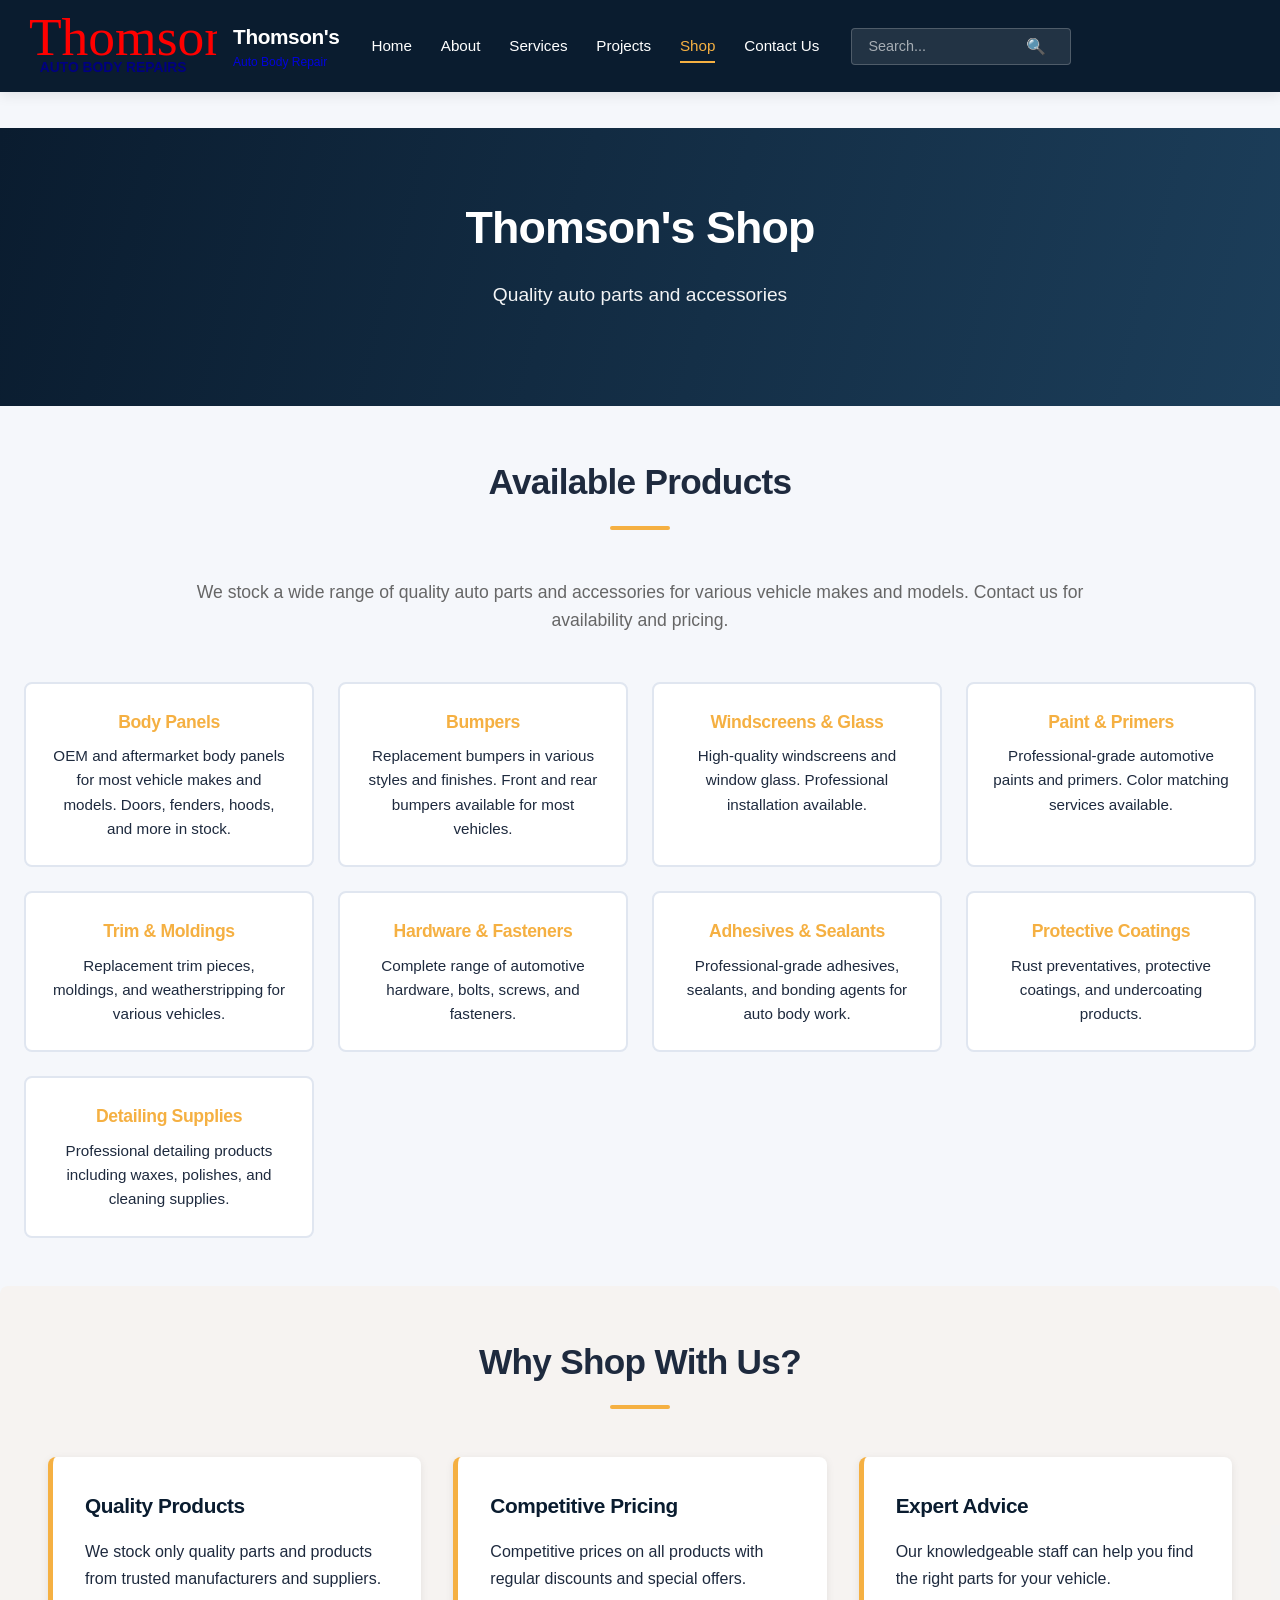
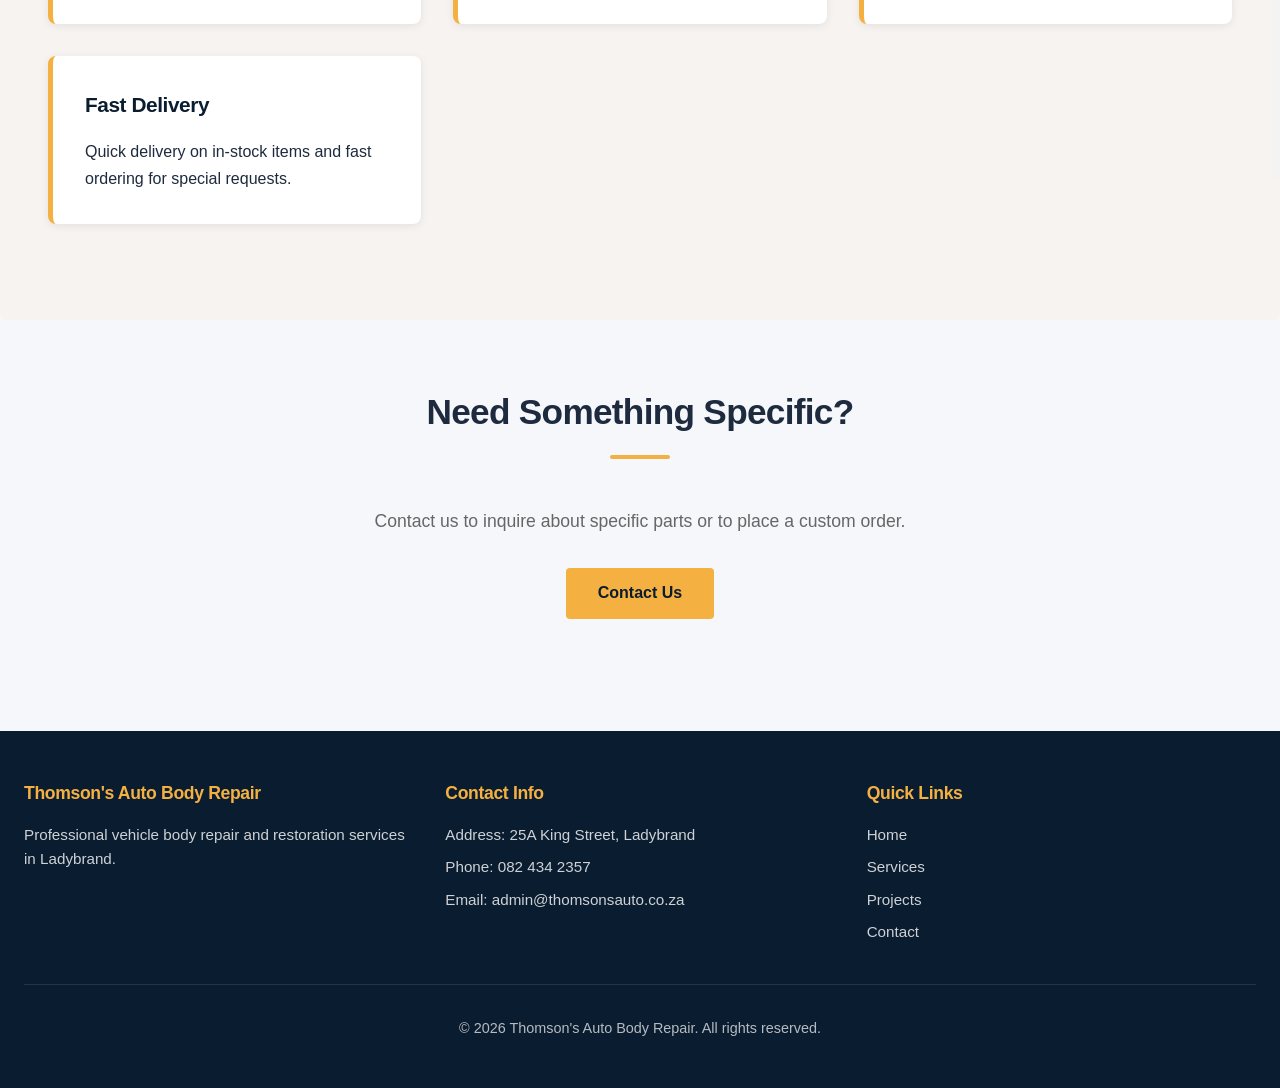
<file: shop.html>
<!DOCTYPE html>
<html lang="en">
<head>
    <meta charset="UTF-8">
    <meta name="viewport" content="width=device-width, initial-scale=1.0">
    <title>Shop | Thomson's Auto Body Repair</title>
    <link rel="stylesheet" href="style.css">
</head>
<body>
    <div id="loader"><div class="spinner"></div></div>

    <header class="site-header">
        <div class="header-inner">
            <a href="index.html" class="logo">
                <img src="assets/images/logo.svg" alt="Thomson's Auto Body Repair Logo">
                <div class="logo-text">
                    <h1>Thomson's</h1>
                    <p>Auto Body Repair</p>
                </div>
            </a>
            
            <div class="nav-wrapper">
                <ul class="nav-links">
                    <li><a href="index.html">Home</a></li>
                    <li><a href="about.html">About</a></li>
                    <li><a href="services.html">Services</a></li>
                    <li><a href="projects.html">Projects</a></li>
                    <li><a href="shop.html" class="active">Shop</a></li>
                    <li><a href="contact.html">Contact Us</a></li>
                </ul>
                
                <div class="search-bar">
                    <input type="text" placeholder="Search...">
                    <button type="button">🔍</button>
                </div>
            </div>
            
            <button class="menu-toggle">
                <span></span>
                <span></span>
                <span></span>
            </button>
        </div>
    </header>

    <main>
        <section class="hero">
            <div class="container">
                <h2>Thomson's Shop</h2>
                <p>Quality auto parts and accessories</p>
            </div>
        </section>

        <section class="container">
            <h2 class="section-title">Available Products</h2>
            <p style="text-align: center; max-width: 900px; margin: 0 auto 3rem; font-size: 1.1rem; color: #666;">
                We stock a wide range of quality auto parts and accessories for various vehicle makes and models. Contact us for availability and pricing.
            </p>

            <div class="service-grid">
                <div class="service-item">
                    <h4>Body Panels</h4>
                    <p>OEM and aftermarket body panels for most vehicle makes and models. Doors, fenders, hoods, and more in stock.</p>
                </div>
                <div class="service-item">
                    <h4>Bumpers</h4>
                    <p>Replacement bumpers in various styles and finishes. Front and rear bumpers available for most vehicles.</p>
                </div>
                <div class="service-item">
                    <h4>Windscreens & Glass</h4>
                    <p>High-quality windscreens and window glass. Professional installation available.</p>
                </div>
                <div class="service-item">
                    <h4>Paint & Primers</h4>
                    <p>Professional-grade automotive paints and primers. Color matching services available.</p>
                </div>
                <div class="service-item">
                    <h4>Trim & Moldings</h4>
                    <p>Replacement trim pieces, moldings, and weatherstripping for various vehicles.</p>
                </div>
                <div class="service-item">
                    <h4>Hardware & Fasteners</h4>
                    <p>Complete range of automotive hardware, bolts, screws, and fasteners.</p>
                </div>
                <div class="service-item">
                    <h4>Adhesives & Sealants</h4>
                    <p>Professional-grade adhesives, sealants, and bonding agents for auto body work.</p>
                </div>
                <div class="service-item">
                    <h4>Protective Coatings</h4>
                    <p>Rust preventatives, protective coatings, and undercoating products.</p>
                </div>
                <div class="service-item">
                    <h4>Detailing Supplies</h4>
                    <p>Professional detailing products including waxes, polishes, and cleaning supplies.</p>
                </div>
            </div>
        </section>

        <section class="container" style="background: rgba(245, 176, 66, 0.05); padding: 3rem; border-radius: 8px; margin-top: 3rem;">
            <h2 class="section-title">Why Shop With Us?</h2>
            <div class="grid">
                <div class="card">
                    <h3>Quality Products</h3>
                    <p>We stock only quality parts and products from trusted manufacturers and suppliers.</p>
                </div>
                <div class="card">
                    <h3>Competitive Pricing</h3>
                    <p>Competitive prices on all products with regular discounts and special offers.</p>
                </div>
                <div class="card">
                    <h3>Expert Advice</h3>
                    <p>Our knowledgeable staff can help you find the right parts for your vehicle.</p>
                </div>
                <div class="card">
                    <h3>Fast Delivery</h3>
                    <p>Quick delivery on in-stock items and fast ordering for special requests.</p>
                </div>
            </div>
        </section>

        <section class="container" style="text-align: center; margin-top: 4rem;">
            <h2 class="section-title">Need Something Specific?</h2>
            <p style="font-size: 1.1rem; color: #666; margin-bottom: 2rem;">Contact us to inquire about specific parts or to place a custom order.</p>
            <a href="contact.html" class="cta-button">Contact Us</a>
        </section>
    </main>

    <footer>
        <div class="footer-content">
            <div class="footer-grid">
                <div class="footer-section">
                    <h4>Thomson's Auto Body Repair</h4>
                    <p>Professional vehicle body repair and restoration services in Ladybrand.</p>
                </div>
                <div class="footer-section">
                    <h4>Contact Info</h4>
                    <p>Address: 25A King Street, Ladybrand</p>
                    <p>Phone: <a href="tel:0824342357">082 434 2357</a></p>
                    <p>Email: <a href="mailto:admin@thomsonsauto.co.za">admin@thomsonsauto.co.za</a></p>
                </div>
                <div class="footer-section">
                    <h4>Quick Links</h4>
                    <p><a href="index.html">Home</a></p>
                    <p><a href="services.html">Services</a></li>
                    <p><a href="projects.html">Projects</a></p>
                    <p><a href="contact.html">Contact</a></p>
                </div>
            </div>
            <div class="footer-bottom">
                <p>&copy; 2026 Thomson's Auto Body Repair. All rights reserved.</p>
            </div>
        </div>
    </footer>

    <script src="script.js"></script>
</body>
</html>
</file>
<file: style.css>
:root {
    --primary-dark: #0a1c2f;
    --primary-light: #1c3e5a;
    --accent-gold: #f5b042;
    --text-dark: #1e2a3e;
    --text-light: #ffffff;
    --bg-light: #f5f7fb;
    --border-color: #e0e6f0;
    --header-height: 80px;
}

* {
    margin: 0;
    padding: 0;
    box-sizing: border-box;
}

html, body {
    font-family: 'Segoe UI', Roboto, 'Helvetica Neue', sans-serif;
    background-color: var(--bg-light);
    color: var(--text-dark);
    line-height: 1.6;
    overflow-x: hidden;
}

body {
    padding-top: var(--header-height);
}

h1, h2, h3, h4, h5, h6 {
    font-weight: 600;
    letter-spacing: -0.02em;
}

.container {
    max-width: 1280px;
    margin: 0 auto;
    padding: 0 24px;
}

/* ===== HEADER & NAVIGATION ===== */
.site-header {
    background: var(--primary-dark);
    color: var(--text-light);
    padding: 1rem 0;
    position: fixed;
    top: 0;
    left: 0;
    right: 0;
    z-index: 1000;
    box-shadow: 0 4px 12px rgba(0, 0, 0, 0.08);
    width: 100%;
}

.header-inner {
    display: flex;
    align-items: center;
    justify-content: space-between;
    gap: 2rem;
    max-width: 1280px;
    margin: 0 auto;
    padding: 0 24px;
}

.logo {
    display: flex;
    align-items: center;
    text-decoration: none;
    cursor: pointer;
    transition: transform 0.3s ease;
}

.logo:hover {
    transform: scale(1.05);
}

.logo img {
    height: 60px;
    width: auto;
}

.logo-text {
    margin-left: 1rem;
}

.logo-text h1 {
    font-size: 1.3rem;
    font-weight: 700;
    color: var(--text-light);
}

.logo-text p {
    font-size: 0.75rem;
    opacity: 0.9;
    font-weight: 400;
}

/* Desktop Navigation */
.nav-wrapper {
    display: flex;
    align-items: center;
    gap: 2rem;
    flex: 1;
}

.nav-links {
    display: flex;
    gap: 1.8rem;
    list-style: none;
}

.nav-links a {
    color: var(--text-light);
    text-decoration: none;
    font-weight: 500;
    font-size: 0.95rem;
    padding: 0.4rem 0;
    border-bottom: 2px solid transparent;
    transition: all 0.3s ease;
}

.nav-links a:hover,
.nav-links a.active {
    border-bottom-color: var(--accent-gold);
    color: var(--accent-gold);
}

/* Search Bar */
.search-bar {
    display: flex;
    align-items: center;
    background: rgba(255, 255, 255, 0.1);
    border: 1px solid rgba(255, 255, 255, 0.2);
    border-radius: 4px;
    padding: 0.5rem 1rem;
    transition: all 0.3s ease;
}

.search-bar:hover,
.search-bar:focus-within {
    background: rgba(255, 255, 255, 0.15);
    border-color: var(--accent-gold);
}

.search-bar input {
    background: none;
    border: none;
    color: var(--text-light);
    width: 150px;
    font-size: 0.9rem;
    outline: none;
}

.search-bar input::placeholder {
    color: rgba(255, 255, 255, 0.6);
}

.search-bar button {
    background: none;
    border: none;
    color: var(--accent-gold);
    cursor: pointer;
    font-size: 1rem;
    padding: 0 0.5rem;
}

/* Mobile Menu Toggle */
.menu-toggle {
    display: none;
    flex-direction: column;
    gap: 6px;
    background: none;
    border: none;
    cursor: pointer;
    padding: 0.5rem;
}

.menu-toggle span {
    width: 25px;
    height: 3px;
    background-color: var(--text-light);
    transition: all 0.3s ease;
    border-radius: 2px;
}

.menu-toggle.active span:nth-child(1) {
    transform: rotate(45deg) translate(10px, 10px);
}

.menu-toggle.active span:nth-child(2) {
    opacity: 0;
}

.menu-toggle.active span:nth-child(3) {
    transform: rotate(-45deg) translate(7px, -7px);
}

/* Page Transition Loader */
#loader {
    position: fixed;
    top: 0;
    left: 0;
    width: 100%;
    height: 100%;
    background: var(--primary-dark);
    display: flex;
    justify-content: center;
    align-items: center;
    z-index: 9999;
    transition: opacity 0.5s ease-out, visibility 0.5s;
}

.spinner {
    width: 60px;
    height: 60px;
    border: 4px solid rgba(245, 176, 66, 0.3);
    border-top: 4px solid var(--accent-gold);
    border-radius: 50%;
    animation: spin 1s linear infinite;
}

@keyframes spin {
    0% { transform: rotate(0deg); }
    100% { transform: rotate(360deg); }
}

.fade-out {
    opacity: 0;
    visibility: hidden;
}

/* ===== MAIN CONTENT ===== */
main {
    padding: 3rem 0;
    min-height: calc(100vh - var(--header-height));
}

/* Hero Section */
.hero {
    background: linear-gradient(105deg, var(--primary-dark) 0%, var(--primary-light) 100%);
    color: var(--text-light);
    padding: 4rem 0;
    text-align: center;
    margin-bottom: 3rem;
}

.hero h2 {
    font-size: 2.8rem;
    margin-bottom: 1rem;
    font-weight: 700;
}

.hero p {
    font-size: 1.2rem;
    margin-bottom: 2rem;
    opacity: 0.95;
}

.cta-button {
    display: inline-block;
    background: var(--accent-gold);
    color: var(--primary-dark);
    padding: 0.8rem 2rem;
    border-radius: 4px;
    text-decoration: none;
    font-weight: 600;
    transition: all 0.3s ease;
    border: none;
    cursor: pointer;
    font-size: 1rem;
}

.cta-button:hover {
    background: #f0a835;
    transform: translateY(-2px);
    box-shadow: 0 5px 15px rgba(245, 176, 66, 0.3);
}

/* Section Titles */
.section-title {
    text-align: center;
    margin-bottom: 3rem;
    font-size: 2.2rem;
    color: var(--text-dark);
    position: relative;
}

.section-title::after {
    content: '';
    display: block;
    width: 60px;
    height: 4px;
    background: var(--accent-gold);
    margin: 15px auto 0;
    border-radius: 2px;
}

/* Grid Layouts */
.grid {
    display: grid;
    grid-template-columns: repeat(auto-fit, minmax(280px, 1fr));
    gap: 2rem;
    margin-bottom: 3rem;
}

.card {
    background: var(--text-light);
    padding: 2rem;
    border-radius: 8px;
    border-left: 5px solid var(--accent-gold);
    transition: all 0.3s ease;
    box-shadow: 0 2px 8px rgba(0, 0, 0, 0.08);
}

.card:hover {
    transform: translateY(-8px);
    box-shadow: 0 8px 20px rgba(0, 0, 0, 0.12);
}

.card h3 {
    color: var(--primary-dark);
    margin-bottom: 1rem;
    font-size: 1.3rem;
}

.card p {
    color: var(--text-dark);
    line-height: 1.7;
}

/* Service Grid */
.service-grid {
    display: grid;
    grid-template-columns: repeat(auto-fit, minmax(250px, 1fr));
    gap: 1.5rem;
}

.service-item {
    background: var(--text-light);
    border: 2px solid var(--border-color);
    padding: 1.5rem;
    border-radius: 8px;
    text-align: center;
    transition: all 0.3s ease;
}

.service-item:hover {
    border-color: var(--accent-gold);
    background: rgba(245, 176, 66, 0.05);
    transform: translateY(-5px);
}

.service-item h4 {
    color: var(--accent-gold);
    margin-bottom: 0.5rem;
    font-size: 1.1rem;
}

.service-item p {
    color: var(--text-dark);
    font-size: 0.95rem;
}

/* Image Section */
.image-section {
    margin: 3rem 0;
}

.image-section img {
    width: 100%;
    max-height: 450px;
    object-fit: cover;
    border-radius: 8px;
    box-shadow: 0 4px 15px rgba(0, 0, 0, 0.1);
}

/* ===== FOOTER ===== */
footer {
    background: var(--primary-dark);
    color: var(--text-light);
    padding: 3rem 0;
    margin-top: 4rem;
}

.footer-content {
    max-width: 1280px;
    margin: 0 auto;
    padding: 0 24px;
}

.footer-grid {
    display: grid;
    grid-template-columns: repeat(auto-fit, minmax(250px, 1fr));
    gap: 2rem;
    margin-bottom: 2rem;
}

.footer-section h4 {
    color: var(--accent-gold);
    margin-bottom: 1rem;
    font-size: 1.1rem;
}

.footer-section p,
.footer-section a {
    color: rgba(255, 255, 255, 0.8);
    font-size: 0.95rem;
    margin-bottom: 0.5rem;
    text-decoration: none;
    transition: color 0.3s ease;
}

.footer-section a:hover {
    color: var(--accent-gold);
}

.footer-bottom {
    border-top: 1px solid rgba(255, 255, 255, 0.1);
    padding-top: 2rem;
    text-align: center;
    color: rgba(255, 255, 255, 0.7);
    font-size: 0.9rem;
}

/* ===== RESPONSIVE DESIGN ===== */
@media (max-width: 768px) {
    :root {
        --header-height: 70px;
    }

    .header-inner {
        padding: 0 16px;
        gap: 1rem;
    }

    .menu-toggle {
        display: flex;
    }

    .nav-wrapper {
        position: absolute;
        top: var(--header-height);
        left: 0;
        width: 100%;
        background: var(--primary-dark);
        max-height: 0;
        overflow: hidden;
        transition: max-height 0.3s ease-in-out;
        flex-direction: column;
        gap: 0;
    }

    .nav-wrapper.active {
        max-height: 500px;
    }

    .nav-links {
        flex-direction: column;
        gap: 0;
        width: 100%;
        padding: 1rem 0;
    }

    .nav-links li {
        border-bottom: 1px solid rgba(255, 255, 255, 0.1);
    }

    .nav-links li:last-child {
        border-bottom: none;
    }

    .nav-links a {
        display: block;
        padding: 1rem 1.5rem;
        border-bottom: none;
    }

    .search-bar {
        width: 100%;
        margin-top: 1rem;
    }

    .search-bar input {
        width: 100%;
    }

    .logo img {
        height: 45px;
    }

    .logo-text h1 {
        font-size: 1rem;
    }

    .logo-text p {
        display: none;
    }

    .hero h2 {
        font-size: 1.8rem;
    }

    .hero p {
        font-size: 1rem;
    }

    .section-title {
        font-size: 1.6rem;
    }

    main {
        padding: 2rem 0;
    }

    .container {
        padding: 0 16px;
    }

    .grid {
        grid-template-columns: 1fr;
        gap: 1.5rem;
    }

    .service-grid {
        grid-template-columns: 1fr;
    }

    .footer-grid {
        grid-template-columns: 1fr;
    }
}

@media (max-width: 480px) {
    .header-inner {
        padding: 0 12px;
    }

    .hero {
        padding: 2rem 0;
    }

    .hero h2 {
        font-size: 1.4rem;
    }

    .hero p {
        font-size: 0.9rem;
    }

    .section-title {
        font-size: 1.3rem;
    }

    .card {
        padding: 1.5rem;
    }

    footer {
        padding: 2rem 0;
    }

    .container {
        padding: 0 12px;
    }
}
</file>
